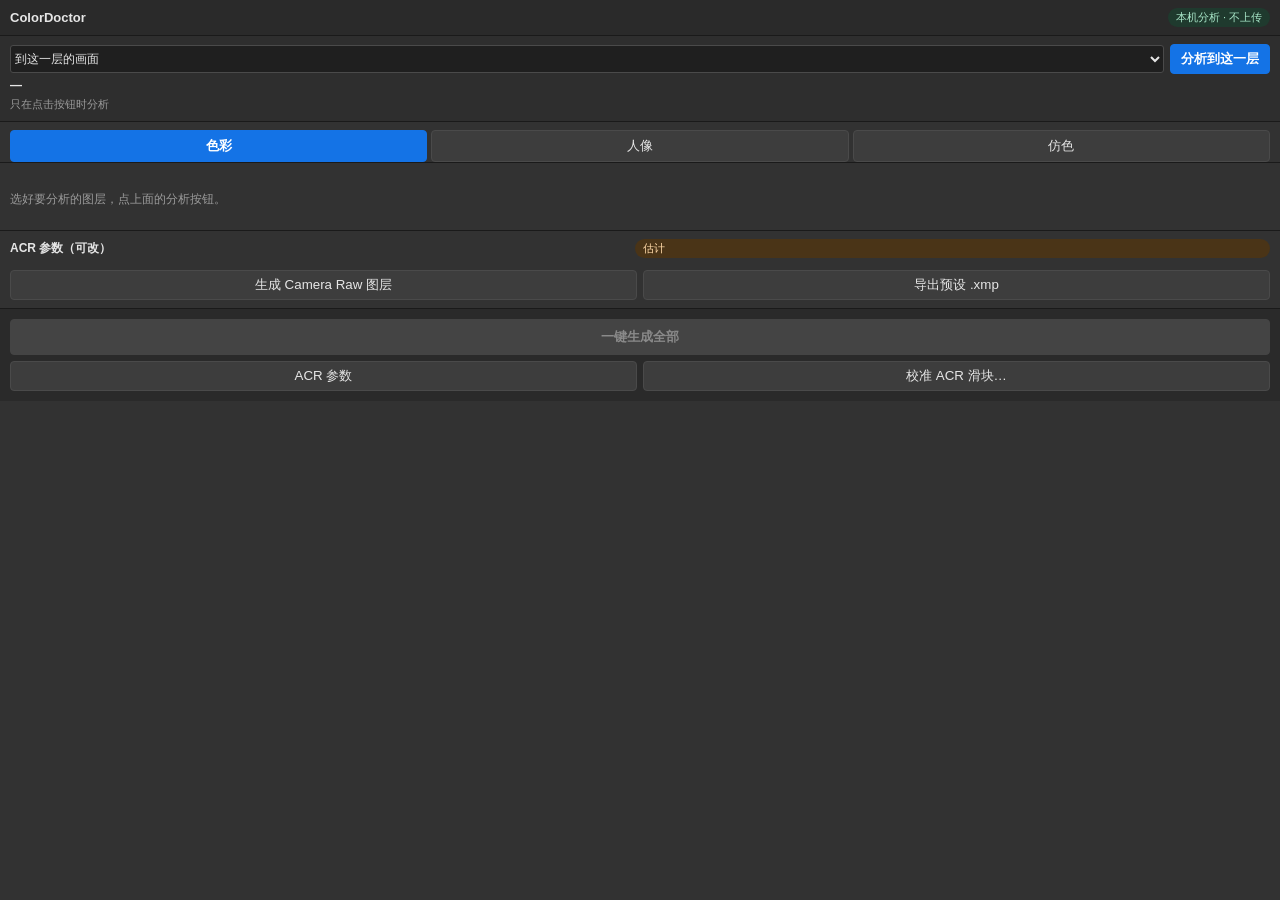
<file: photoshop-plugin/index.html>
<!DOCTYPE html>
<html lang="zh-CN">
<head>
  <meta charset="utf-8">
  <link rel="stylesheet" href="styles.css">
</head>
<body>
  <header class="top">
    <span class="brand">ColorDoctor</span>
    <span id="svc" class="chip ok">本机分析 · 不上传</span>
  </header>

  <section class="target">
    <div class="row">
      <select id="target" aria-label="分析对象">
        <option value="stack" title="从最底下到选中的图层为止叠起来看到的画面。选中的是调整图层、组、透明图层都可以；不会新建盖印图层">到这一层的画面</option>
        <option value="layer" title="只看选中图层自己的像素（例如抠出来的人像图层），透明的地方不算">只看这个图层</option>
        <option value="merged" title="所有可见图层合起来的整个画面；生成的调整图层放在最顶层">整个画面（合并可见）</option>
      </select>
      <button id="analyze" class="primary">分析到这一层</button>
    </div>
    <div id="targetName" class="strong">—</div>
    <div id="status" class="status">只在点击按钮时分析</div>
  </section>

  <nav class="cats">
    <button data-cat="color" class="cat on">色彩</button>
    <button data-cat="portrait" class="cat">人像</button>
    <button data-cat="reference" class="cat">仿色</button>
  </nav>
  <nav id="subs" class="subs"></nav>

  <section id="controls" class="controls"></section>

  <main id="results" class="results">
    <p class="hint">选好要分析的图层，点上面的分析按钮。</p>
  </main>

  <section id="acr" class="acr hidden">
    <div class="row between"><span class="strong">ACR 参数（可改）</span><span id="acrBadge" class="chip warn">估计</span></div>
    <div id="acrTable"></div>
    <div class="row">
      <button id="acrLayer">生成 Camera Raw 图层</button>
      <button id="acrExport">导出预设 .xmp</button>
    </div>
  </section>

  <footer class="bottom">
    <button id="generateAll" class="primary" disabled>一键生成全部</button>
    <div class="row">
      <button id="toggleAcr">ACR 参数</button>
      <button id="calibrate">校准 ACR 滑块…</button>
    </div>
  </footer>

  <script src="js/main.js"></script>
</body>
</html>
</file>
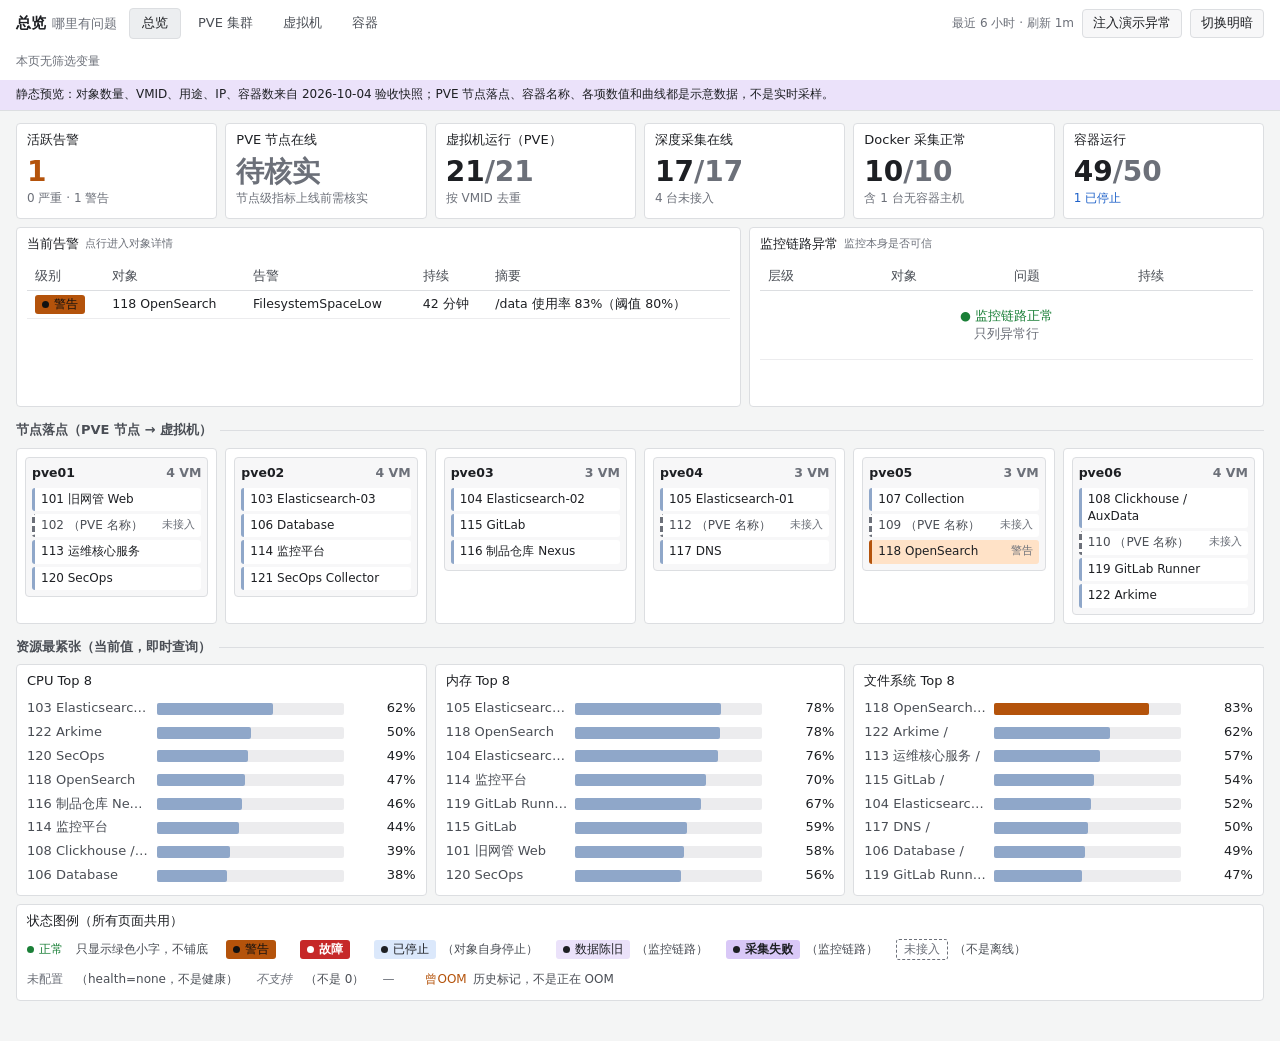
<file: docs/grafana-v2-preview.html>
<!doctype html>
<html lang="zh-CN">
<head>
<meta charset="utf-8">
<meta name="viewport" content="width=device-width, initial-scale=1">
<title>SGE 监控 v2 预览</title>
<style>
:root{
  color-scheme:dark;
  --bg:#111217; --panel:#181b1f; --panel-2:#1f2329; --border:#2a2e35; --grid:#262a30;
  --text:#e8e9ec; --text-2:#b4b7bd; --muted:#8a8f98; --link:#6ea6ff;
  --ok:#3fb950; --warn:#f0883e; --warn-bg:#7a3e10; --crit:#f25d5d; --crit-bg:#8b1e1e;
  --stop:#5c9cf5; --stop-bg:#173a66; --stale:#b48cf2; --stale-bg:#3f2a66; --fail-bg:#5b2a9e;
  --s1:#3987e5; --s2:#199e70; --s3:#9085e9; --s4:#d55181; --s5:#c98500;
  --chip:#262a30; --norm:#4f6a91; --norm-tl:#2c5a36;
}
@media (prefers-color-scheme: light){
  :root:not([data-theme="dark"]){
    color-scheme:light;
    --bg:#f4f5f5; --panel:#ffffff; --panel-2:#f7f7f8; --border:#dcdee1; --grid:#ececee;
    --text:#1d1f23; --text-2:#4a4e55; --muted:#6c7079; --link:#1f62c9;
    --ok:#1a7f37; --warn:#b4530b; --warn-bg:#ffe2c7; --crit:#c62828; --crit-bg:#ffd6d6;
    --stop:#1f62c9; --stop-bg:#dbe8fb; --stale:#6f42c1; --stale-bg:#ebe2fa; --fail-bg:#d9c8f7;
    --s1:#2a78d6; --s2:#1baf7a; --s3:#4a3aa7; --s4:#e87ba4; --s5:#eda100; --chip:#eceef0; --norm:#8fa7c9; --norm-tl:#b7dfc0;
  }
}
:root[data-theme="light"]{
  color-scheme:light;
  --bg:#f4f5f5; --panel:#ffffff; --panel-2:#f7f7f8; --border:#dcdee1; --grid:#ececee;
  --text:#1d1f23; --text-2:#4a4e55; --muted:#6c7079; --link:#1f62c9;
  --ok:#1a7f37; --warn:#b4530b; --warn-bg:#ffe2c7; --crit:#c62828; --crit-bg:#ffd6d6;
  --stop:#1f62c9; --stop-bg:#dbe8fb; --stale:#6f42c1; --stale-bg:#ebe2fa; --fail-bg:#d9c8f7;
  --s1:#2a78d6; --s2:#1baf7a; --s3:#4a3aa7; --s4:#e87ba4; --s5:#eda100; --chip:#eceef0; --norm:#8fa7c9; --norm-tl:#b7dfc0;
}
*{box-sizing:border-box}
body{margin:0;background:var(--bg);color:var(--text);font:13px/1.45 system-ui,-apple-system,"Segoe UI","PingFang SC","Microsoft YaHei",sans-serif}
a{color:var(--link);text-decoration:none;cursor:pointer}
a:hover{text-decoration:underline}
header{position:sticky;top:0;z-index:20;background:var(--panel);border-bottom:1px solid var(--border)}
.bar{display:flex;align-items:center;gap:12px;padding:8px 16px;flex-wrap:wrap}
.crumb{font-size:15px;font-weight:600}
.crumb small{color:var(--muted);font-weight:400;margin-left:6px}
.nav{display:flex;gap:4px;flex-wrap:wrap}
.nav a{padding:5px 12px;border-radius:4px;color:var(--text-2);border:1px solid transparent}
.nav a.on{background:var(--chip);color:var(--text);border-color:var(--border)}
.nav a:hover{text-decoration:none;background:var(--chip)}
.sp{flex:1}
.tools{display:flex;gap:8px;align-items:center;flex-wrap:wrap}
.btn{background:var(--panel-2);color:var(--text);border:1px solid var(--border);border-radius:4px;padding:4px 10px;font:inherit;cursor:pointer}
.btn.on{border-color:var(--crit);color:var(--crit)}
.vars{display:flex;gap:10px;padding:6px 16px 10px;flex-wrap:wrap;align-items:center}
.var{display:flex;align-items:center;border:1px solid var(--border);border-radius:4px;overflow:hidden}
.var label{background:var(--panel-2);padding:4px 8px;color:var(--text-2);border-right:1px solid var(--border)}
.var select{background:var(--panel);color:var(--text);border:0;padding:4px 8px;font:inherit}
.note{color:var(--muted);font-size:12px}
.mock{background:var(--stale-bg);color:var(--text);padding:6px 16px;font-size:12px}
main{padding:12px 16px 40px}
.grid{display:grid;grid-template-columns:repeat(24,minmax(0,1fr));gap:8px}
.p{background:var(--panel);border:1px solid var(--border);border-radius:4px;display:flex;flex-direction:column;min-width:0}
.p>h3{margin:0;padding:7px 10px 4px;font-size:13px;font-weight:500;display:flex;gap:6px;align-items:center}
.p>h3 .tag{font-size:11px;color:var(--muted);font-weight:400}
.p>.b{padding:4px 10px 10px;flex:1;min-height:0;overflow:auto}
.row{grid-column:1/-1;display:flex;align-items:center;gap:8px;margin-top:6px;color:var(--text-2);font-size:13px;font-weight:600}
.row::after{content:"";flex:1;height:1px;background:var(--border)}
@media (max-width:860px){.grid>*{grid-column:1/-1 !important}}
/* stat */
.stat{cursor:pointer}
.stat .v{font-size:28px;font-weight:600;line-height:1.1}
.stat .s{color:var(--muted);font-size:12px;margin-top:2px}
.stat:hover{border-color:var(--muted)}
.stat.bg-warn{background:var(--warn-bg)} .stat.bg-crit{background:var(--crit-bg)} .stat.bg-fail{background:var(--fail-bg)} .stat.bg-stale{background:var(--stale-bg)}
/* state pills */
.st{white-space:nowrap;font-size:12px;display:inline-flex;align-items:center;gap:5px;padding:1px 7px;border-radius:3px}
.st i{width:7px;height:7px;border-radius:50%;display:inline-block;background:currentColor}
.st-10{color:var(--ok);padding-left:0}
.st-11,.st-12,.st-13,.st-0{color:var(--muted);padding-left:0}
.st-12{font-style:italic}
.st-13{border:1px dashed var(--muted);padding-left:7px}
.st-20{background:var(--stop-bg);color:var(--text)}
.st-30{background:var(--stale-bg);color:var(--text)}
.st-40{background:var(--warn);color:#111}
.st-50{background:var(--fail-bg);color:var(--text);font-weight:600}
.st-60{background:var(--crit);color:#fff;font-weight:600}
.oom{color:var(--warn);font-size:12px}
/* table */
table{width:100%;border-collapse:collapse;font-size:12.5px}
th{position:sticky;top:0;background:var(--panel);text-align:left;font-weight:500;color:var(--text-2);padding:5px 8px;border-bottom:1px solid var(--border);white-space:nowrap}
td{padding:4px 8px;border-bottom:1px solid var(--grid);white-space:nowrap}
tr.click{cursor:pointer}
tr.click:hover td{background:var(--panel-2)}
td.num,th.num{text-align:right;font-variant-numeric:tabular-nums}
.na{color:var(--muted)}
.na.i{font-style:italic}
.gauge{display:flex;align-items:center;gap:6px;min-width:110px}
.gauge .t{flex:1;height:6px;background:var(--grid);border-radius:3px;overflow:hidden;min-width:50px}
.gauge .f{height:100%;border-radius:3px;background:var(--norm)}
.gauge .f.w{background:var(--warn)} .gauge .f.c{background:var(--crit)}
.gauge span{font-variant-numeric:tabular-nums;width:34px;text-align:right}
/* bar gauge list */
.bars{display:flex;flex-direction:column;gap:5px}
.bars .r{display:grid;grid-template-columns:minmax(0,1.3fr) minmax(0,2fr) 64px;gap:8px;align-items:center;cursor:pointer}
.bars .r .n{overflow:hidden;text-overflow:ellipsis;white-space:nowrap;color:var(--text-2)}
.bars .r .t{height:12px;background:var(--grid);border-radius:2px;overflow:hidden}
.bars .r .f{height:100%;background:var(--norm);border-radius:0 2px 2px 0}
.bars .r .f.w{background:var(--warn)}.bars .r .f.c{background:var(--crit)}
.bars .r .v{text-align:right;font-variant-numeric:tabular-nums}
/* node map */
.node{border:1px solid var(--border);border-radius:4px;padding:6px;background:var(--panel-2);cursor:pointer}
.node h4{margin:0 0 6px;font-size:12.5px;display:flex;justify-content:space-between;font-weight:600}
.chips{display:flex;flex-direction:column;gap:3px}
.vchip{display:flex;justify-content:space-between;gap:4px;font-size:12px;padding:3px 6px;border-radius:3px;background:var(--panel);border-left:3px solid var(--norm);cursor:pointer}
.vchip:hover{outline:1px solid var(--muted)}
.vchip.c13{border-left:3px dashed var(--muted);color:var(--text-2)}
.vchip.c20{border-left-color:var(--stop);background:var(--stop-bg)}
.vchip.c40{border-left-color:var(--warn);background:var(--warn-bg)}
.vchip.c50{border-left-color:var(--stale);background:var(--fail-bg)}
.vchip.c60{border-left-color:var(--crit);background:var(--crit-bg)}
.vchip em{font-style:normal;color:var(--muted);font-size:11px}
/* legend */
.legend{display:flex;flex-wrap:wrap;gap:10px 18px}
.legend div{display:flex;align-items:center;gap:6px;font-size:12px;color:var(--text-2)}
/* chart */
.chart{position:relative;height:var(--ch,180px)}
.chart svg{width:100%;height:100%;display:block}
.chart .tip{position:absolute;pointer-events:none;background:var(--panel-2);border:1px solid var(--border);border-radius:4px;padding:5px 8px;font-size:12px;display:none;z-index:5;white-space:nowrap;box-shadow:0 4px 12px rgba(0,0,0,.25)}
.chart .tip b{display:block;color:var(--text-2);font-weight:500;margin-bottom:2px}
.chart .tip .k{display:inline-block;width:10px;height:2px;vertical-align:middle;margin-right:5px}
.lg{display:flex;flex-wrap:wrap;gap:4px 12px;font-size:11.5px;color:var(--text-2);padding-top:4px}
.lg span::before{content:"";display:inline-block;width:12px;height:2px;background:var(--c);vertical-align:middle;margin-right:5px}
.empty{height:100%;min-height:120px;display:flex;align-items:center;justify-content:center;color:var(--muted);text-align:center;padding:10px}
.empty.i{font-style:italic}
.banner{grid-column:1/-1;border:1px dashed var(--muted);border-radius:4px;padding:8px 12px;color:var(--text-2);background:var(--panel)}
/* timeline */
.tl{display:grid;grid-template-columns:120px 1fr;gap:3px 8px;align-items:center;font-size:12px}
.tl .lane{display:flex;height:14px;border-radius:2px;overflow:hidden;gap:1px}
.tl .lane div{height:100%}
.kv{display:grid;grid-template-columns:auto 1fr;gap:3px 12px;font-size:12.5px}
.kv span:nth-child(odd){color:var(--muted)}
</style>
</head>
<body>
<header>
  <div class="bar">
    <div class="crumb" id="crumb">SGE 运维监控 v2</div>
    <nav class="nav" id="nav">
      <a data-r="home">总览</a><a data-r="pve">PVE 集群</a><a data-r="vms">虚拟机</a><a data-r="docker">容器</a>
    </nav>
    <div class="sp"></div>
    <div class="tools">
      <span class="note" id="trange">最近 6 小时 · 刷新 1m</span>
      <button class="btn" id="demo" title="把部分对象切换成异常状态，演示各种异常的显示效果">注入演示异常</button>
      <button class="btn" id="theme">切换明暗</button>
    </div>
  </div>
  <div class="vars" id="vars"></div>
  <div class="mock">静态预览：对象数量、VMID、用途、IP、容器数来自 2026-10-04 验收快照；PVE 节点落点、容器名称、各项数值和曲线都是示意数据，不是实时采样。</div>
</header>
<main id="main"></main>

<script>
// ---------- seeded random ----------
let seed=7;function rnd(){seed=(seed*16807)%2147483647;return (seed-1)/2147483646}
function rs(s){seed=s}
const $=s=>document.querySelector(s);
const esc=s=>String(s).replace(/[&<>"]/g,c=>({"&":"&amp;","<":"&lt;",">":"&gt;",'"':"&quot;"}[c]));

// ---------- inventory (snapshot) ----------
const VM_INFO={
101:["旧网管 Web","172.30.242.14","legacy"],103:["Elasticsearch-03","172.30.242.13","legacy"],104:["Elasticsearch-02","172.30.242.12","legacy"],
105:["Elasticsearch-01","172.30.242.11","legacy"],106:["Database","172.30.242.15","legacy"],107:["Collection","172.30.242.17","legacy"],
108:["Clickhouse / AuxData","172.30.242.16","legacy"],113:["运维核心服务","172.30.246.201","platform"],114:["监控平台","172.30.246.202","platform"],
115:["GitLab","172.30.246.203","platform"],116:["制品仓库 Nexus","172.30.246.204","platform"],117:["DNS","172.30.246.205","platform"],
118:["OpenSearch","172.30.246.207","platform"],119:["GitLab Runner","172.30.246.208","platform"],120:["SecOps","172.30.246.209","platform"],
121:["SecOps Collector","172.30.246.210","platform"],122:["Arkime","172.30.246.211","platform"]};
const ALL_IDS=[101,102,103,104,105,106,107,108,109,110,112,113,114,115,116,117,118,119,120,121,122];
const NODES=["pve01","pve02","pve03","pve04","pve05","pve06"];
const NODE_OF={101:"pve01",102:"pve01",103:"pve02",104:"pve03",105:"pve04",106:"pve02",107:"pve05",108:"pve06",109:"pve05",110:"pve06",112:"pve04",
113:"pve01",114:"pve02",115:"pve03",116:"pve03",117:"pve04",118:"pve05",119:"pve06",120:"pve01",121:"pve02",122:"pve06"};
const DOCKER_HOSTS={101:22,103:3,104:3,105:3,106:4,107:7,108:5,113:2,117:1,119:0};
const NET_UNSUPPORTED=new Set([101,103,104,105,106,107,108]);
const CT_NAMES={
101:["nms-web","nms-api","nms-auth","nms-gateway","nms-scheduler","nms-worker-1","nms-worker-2","nms-worker-3","nms-report","nms-alarm","nms-topo","nms-config","nms-inventory","nms-notify","nms-ws","nms-cache","nms-mq","nms-search","nms-export","nms-import","nms-audit","nms-nginx"],
103:["elasticsearch","es-exporter","filebeat"],104:["elasticsearch","es-exporter","filebeat"],105:["elasticsearch","es-exporter","filebeat"],
106:["mysql","redis","pgbouncer","backup-agent"],107:["collector-snmp","collector-syslog","collector-flow","collector-trap","kafka","zookeeper","collector-legacy"],
108:["clickhouse","clickhouse-keeper","auxdata-api","auxdata-etl","nginx"],113:["ops-api","ops-web"],117:["bind9"],119:[]};

const VMS=ALL_IDS.map(id=>{
  rs(id*31);
  const info=VM_INFO[id]; const deep=!!info;
  const vm={id,name:info?info[0]:"（PVE 名称）",ip:info?info[1]:"—",group:info?info[2]:"—",node:NODE_OF[id],deep,
    cores:[2,4,8,16][Math.floor(rnd()*4)],memG:[4,8,16,32,64][Math.floor(rnd()*5)],
    pveCpu:.05+rnd()*.45,pveMem:.3+rnd()*.5,cpu:.04+rnd()*.5,mem:.3+rnd()*.5,
    fs:[{m:"/",size:50,u:.25+rnd()*.4,ino:.03+rnd()*.15},{m:"/data",size:[200,500,1000][Math.floor(rnd()*3)],u:.2+rnd()*.5,ino:.02+rnd()*.2},{m:"/boot",size:1,u:.2+rnd()*.15,ino:.01}],
    rx:rnd()*60e6,tx:rnd()*20e6,dw:rnd()*30e6,uptimeD:3+Math.floor(rnd()*80)};
  return vm;
});
const VM=Object.fromEntries(VMS.map(v=>[v.id,v]));
VM[118].fs[1].u=.83; VM[105].mem=.78; VM[103].cpu=.62;

let CTS=[];
for(const [h,names] of Object.entries(CT_NAMES)){
  names.forEach((n,i)=>{rs(+h*100+i+3);
    CTS.push({host:+h,name:n,running:!(h==107&&n==="collector-legacy"),health:(n==="elasticsearch"||n==="mysql"||n==="clickhouse"||n==="nms-api")?"healthy":"none",
      restarts:Math.floor(rnd()*rnd()*6),restartsWin:0,cpu:rnd()*rnd()*.6,memB:(50+rnd()*900)*2**20,pids:3+Math.floor(rnd()*60),
      rx:rnd()*8e6,tx:rnd()*4e6,bio:rnd()*5e6,oom:(h==101&&n==="nms-report"),limitB:n==="elasticsearch"?8*2**30:(rnd()<.4?2*2**30:null)});
  });
}
CTS.find(c=>c.name==="elasticsearch"&&c.host==103).memB=5.6*2**30;
{const w=CTS.find(c=>c.name==="nms-worker-2");w.restartsWin=1;w.restarts=Math.max(w.restarts,1);}

// ---------- demo anomalies ----------
let DEMO=false;
function upOf(v){ if(!v.deep) return null; return DEMO&&v.id===121?0:1 }
function pveUp(v){ return DEMO&&v.id===110?0:1 }
function dockerState(h){ if(DEMO&&h==119) return 30; if(DEMO&&h==113) return 50; return 10 }
function dockerAge(h){ return dockerState(h)===30?420:8+((h*7)%20) }
function alerts(){
  const a=[{sev:"warning",name:"FilesystemSpaceLow",vmid:118,obj:"118 OpenSearch",summary:"/data 使用率 83%（阈值 80%）",since:"42 分钟"}];
  if(DEMO){a.unshift({sev:"critical",name:"TargetDown",vmid:121,obj:"121 SecOps Collector",summary:"node_exporter 抓取失败",since:"6 分钟"});
    a.push({sev:"warning",name:"ContainerRestarting",vmid:101,ct:"nms-worker-2",obj:"nms-worker-2 @ 101 旧网管 Web",summary:"30 分钟内重启 1 次",since:"18 分钟"});}
  return a;
}
function vmState(v){
  const al=alerts().filter(a=>a.vmid===v.id);
  if(al.some(a=>a.sev==="critical")) return 60;
  if(upOf(v)===0) return 50;
  if(al.some(a=>a.sev==="warning")) return 40;
  if(!pveUp(v)) return 20;
  return 10;
}
function deepState(v){ const u=upOf(v); return u===null?13:(u?10:50) }

// ---------- formatting ----------
const ST_TXT={0:"—",10:"正常",11:"未配置",12:"不支持",13:"未接入",20:"已停止",30:"数据陈旧",40:"警告",50:"采集失败",60:"故障"};
function st(code,txt){return `<span class="st st-${code}">${code>=10&&code!==11&&code!==12&&code!==13||code===10?"<i></i>":""}${esc(txt||ST_TXT[code])}</span>`}
const pct=x=>Math.round(x*100)+"%";
function lvl(x,w=.8,c=.9){return x>=c?"c":x>=w?"w":""}
function gauge(x,w,c){return `<div class="gauge"><div class="t"><div class="f ${lvl(x,w,c)}" style="width:${Math.min(100,x*100)}%"></div></div><span>${pct(x)}</span></div>`}
function bits(b){b*=8;const u=["b/s","Kb/s","Mb/s","Gb/s"];let i=0;while(b>=1000&&i<3){b/=1000;i++}return b.toFixed(b<10?1:0)+" "+u[i]}
function bytesps(b){const u=["B/s","KB/s","MB/s","GB/s"];let i=0;while(b>=1024&&i<3){b/=1024;i++}return b.toFixed(b<10?1:0)+" "+u[i]}
function iec(b){const u=["B","KiB","MiB","GiB","TiB"];let i=0;while(b>=1024&&i<4){b/=1024;i++}return b.toFixed(b<10?1:0)+" "+u[i]}
const vmLabel=v=>`${v.id} ${v.name}`;
const NA=t=>`<span class="na">${t}</span>`, NAi=t=>`<span class="na i">${t}</span>`;

// ---------- layout helpers ----------
function P(x,w,h,title,body,opt={}){
  return `<section class="p ${opt.cls||""}" style="grid-column:${x+1}/span ${w};min-height:${h*30}px;--ch:${Math.max(120,h*30-72)}px" ${opt.attr||""}>
    ${title?`<h3>${esc(title)}${opt.tag?`<span class="tag">${esc(opt.tag)}</span>`:""}</h3>`:""}<div class="b">${body}</div></section>`;
}
function Row(t){return `<div class="row">${esc(t)}</div>`}
function stat(x,w,title,v,sub,cls,go){
  return `<section class="p stat ${cls||""}" style="grid-column:${x+1}/span ${w};min-height:96px" data-go="${go||""}"><h3>${esc(title)}</h3><div class="b"><div class="v">${v}</div><div class="s">${sub||""}</div></div></section>`;
}
function table(cols,rows,opt={}){
  return `<table><thead><tr>${cols.map(c=>`<th class="${c.num?"num":""}">${esc(c.t)}</th>`).join("")}</tr></thead><tbody>${
    rows.length?rows.map(r=>`<tr class="${r.go?"click":""}" ${r.go?`data-go="${r.go}"`:""}>${r.c.map((v,i)=>`<td class="${cols[i].num?"num":""}">${v}</td>`).join("")}</tr>`).join("")
    :`<tr><td colspan="${cols.length}" class="na" style="padding:16px;text-align:center">${opt.empty||"无数据"}</td></tr>`}</tbody></table>`;
}
function bars(items,w=.8,c=.9){
  return `<div class="bars">${items.map(i=>`<div class="r" data-go="${i.go||""}"><div class="n" title="${esc(i.n)}">${esc(i.n)}</div><div class="t"><div class="f ${i.lvl!==undefined?i.lvl:lvl(i.v,w,c)}" style="width:${Math.min(100,i.p!==undefined?i.p*100:i.v*100)}%"></div></div><div class="v">${i.txt||pct(i.v)}</div></div>`).join("")}</div>`;
}

// ---------- charts ----------
const CHARTS=[];let cid=0;
function series(base,amp,n=72,s=1){rs(s);let v=base;const out=[];for(let i=0;i<n;i++){v+= (rnd()-.5)*amp; v=Math.max(0,v*.9+base*.1); out.push(v)}return out}
function chart(spec){const id="c"+(cid++);CHARTS.push([id,spec]);
  return `<div class="chart" id="${id}"></div><div class="lg">${spec.series.length>1?spec.series.map((s,i)=>`<span style="--c:var(--s${i%5+1})">${esc(s.name)}</span>`).join(""):""}</div>`}
function drawCharts(){
  for(const [id,spec] of CHARTS){
    const el=document.getElementById(id); if(!el) continue;
    const W=el.clientWidth||400,H=el.clientHeight||180,pl=56,pr=8,pt=8,pb=20;
    const n=spec.series[0].data.length;
    let ys=spec.series.map(s=>s.data);
    if(spec.stack){const acc=new Array(n).fill(0);ys=spec.series.map(s=>s.data.map((v,i)=>acc[i]+=v));}
    let max=spec.max||Math.max(...ys.flat().filter(Number.isFinite),spec.ref||0)*1.15||1;
    const X=i=>pl+(W-pl-pr)*i/(n-1),Y=v=>pt+(H-pt-pb)*(1-v/max);
    const fmt=spec.fmt||(v=>v.toFixed(1));
    let g="";
    for(let k=0;k<=4;k++){const v=max*k/4,y=Y(v);g+=`<line x1="${pl}" x2="${W-pr}" y1="${y}" y2="${y}" stroke="var(--grid)"/><text x="${pl-6}" y="${y+4}" text-anchor="end" font-size="10.5" fill="var(--muted)">${fmt(v)}</text>`}
    const stepMin=(spec.hours||24)*60/(n-1),now=Date.now();
    for(let k=0;k<=6;k++){const i=Math.round((n-1)*k/6);const t=new Date(now-(n-1-i)*stepMin*60000);g+=`<text x="${X(i)}" y="${H-5}" text-anchor="${k===0?"start":k===6?"end":"middle"}" font-size="10.5" fill="var(--muted)">${String(t.getHours()).padStart(2,"0")}:${String(t.getMinutes()).padStart(2,"0")}</text>`}
    let lines="";
    ys.forEach((d,si)=>{
      const path=d.map((v,i)=>Number.isFinite(v)?`${i&&Number.isFinite(d[i-1])?"L":"M"}${X(i).toFixed(1)},${Y(v).toFixed(1)}`:"").join("");
      if(spec.stack){const prev=si?ys[si-1]:null;const last=d.reduce((a,v,i)=>Number.isFinite(v)?i:a,0);
        const top=d.slice(0,last+1).map((v,i)=>`${X(i).toFixed(1)},${Y(v).toFixed(1)}`);
        const bot=prev?prev.slice(0,last+1).map((v,i)=>`${X(i).toFixed(1)},${Y(v).toFixed(1)}`).reverse():[`${X(last)},${Y(0)}`,`${X(0)},${Y(0)}`];
        lines+=`<polygon points="${top.concat(bot).join(" ")}" fill="var(--s${si%5+1})" opacity=".35"/>`}
      lines+=`<path d="${path}" fill="none" stroke="var(--s${si%5+1})" stroke-width="2" stroke-linejoin="round"/>`});
    if(spec.ref) lines+=`<line x1="${pl}" x2="${W-pr}" y1="${Y(spec.ref)}" y2="${Y(spec.ref)}" stroke="var(--muted)" stroke-dasharray="4 4"/><text x="${W-pr-4}" y="${Y(spec.ref)-4}" text-anchor="end" font-size="10.5" fill="var(--muted)">${esc(spec.refName)}</text>`;
    el.innerHTML=`<svg viewBox="0 0 ${W} ${H}" preserveAspectRatio="none">${g}${lines}<line class="xh" y1="${pt}" y2="${H-pb}" stroke="var(--muted)" visibility="hidden"/><g class="dots"></g></svg><div class="tip"></div>`;
    const svg=el.querySelector("svg"),tip=el.querySelector(".tip"),xh=el.querySelector(".xh"),dots=el.querySelector(".dots");
    el.onmousemove=e=>{const r=svg.getBoundingClientRect();const x=(e.clientX-r.left)*W/r.width;let i=Math.round((x-pl)/(W-pl-pr)*(n-1));if(i<0||i>=n){el.onmouseleave();return}
      xh.setAttribute("x1",X(i));xh.setAttribute("x2",X(i));xh.setAttribute("visibility","visible");
      dots.innerHTML=ys.map((d,si)=>!Number.isFinite(d[i])?"":`<circle cx="${X(i)}" cy="${Y(d[i])}" r="4" fill="var(--s${si%5+1})" stroke="var(--panel)" stroke-width="2"/>`).join("");
      const mins=(n-1-i)*stepMin;const t=new Date(Date.now()-mins*60000);
      tip.innerHTML=`<b>${t.getHours().toString().padStart(2,"0")}:${t.getMinutes().toString().padStart(2,"0")}</b>`+spec.series.map((s,si)=>`<div><span class="k" style="background:var(--s${si%5+1})"></span>${esc(s.name)}：${Number.isFinite(s.data[i])?fmt(s.data[i]):"无数据"}</div>`).join("");
      tip.style.display="block";const tx=(e.clientX-r.left)+14;tip.style.left=Math.min(tx,r.width-tip.offsetWidth-4)+"px";tip.style.top="8px"};
    el.onmouseleave=()=>{tip.style.display="none";xh.setAttribute("visibility","hidden");dots.innerHTML=""};
  }
}
window.addEventListener("resize",()=>drawCharts());

// ---------- routing ----------
const STATE={node:"All",group:"All",dhost:"All"};
function go(h){location.hash=h}
function route(){
  const h=location.hash.slice(1)||"home";const [p,a,b]=h.split("/");
  CHARTS.length=0;
  document.querySelectorAll("#nav a").forEach(x=>x.classList.toggle("on",x.dataset.r===p||(p==="vm"&&x.dataset.r==="vms")||(p==="ct"&&x.dataset.r==="docker")));
  const pages={home:pHome,pve:pPve,vms:pVms,docker:pDocker,vm:()=>pVm(+a||114),ct:()=>pCt(+a||101,b?decodeURIComponent(b):null)};
  (pages[p]||pHome)();
  drawCharts();window.scrollTo(0,0);
}
function setHead(title,sub,vars,range){
  $("#crumb").innerHTML=`${esc(title)}<small>${esc(sub)}</small>`;
  $("#vars").innerHTML=vars||`<span class="note">本页无筛选变量</span>`;
  $("#trange").textContent=range||"最近 6 小时 · 刷新 1m";
}
function sel(name,label,opts,cur){return `<div class="var"><label>${esc(label)}</label><select data-var="${name}">${opts.map(o=>`<option value="${esc(o[0])}" ${String(o[0])===String(cur)?"selected":""}>${esc(o[1])}</option>`).join("")}</select></div>`}

document.addEventListener("click",e=>{
  const n=e.target.closest("[data-r]");if(n){go(n.dataset.r);return}
  const t=e.target.closest("[data-go]");if(t&&t.dataset.go){e.stopPropagation();go(t.dataset.go)}
});
document.addEventListener("change",e=>{const s=e.target.closest("[data-var]");if(!s)return;const k=s.dataset.var,v=s.value;
  if(k==="vmid") go("vm/"+v); else if(k==="cthost"){const c=CTS.find(c=>c.host==v);go("ct/"+v+(c?"/"+encodeURIComponent(c.name):""))}
  else if(k==="ctname") go("ct/"+s.dataset.host+"/"+encodeURIComponent(v)); else {STATE[k]=v;route()}});
$("#demo").onclick=()=>{DEMO=!DEMO;$("#demo").classList.toggle("on",DEMO);$("#demo").textContent=DEMO?"演示异常：开":"注入演示异常";route()};
$("#theme").onclick=()=>{const cur=document.documentElement.dataset.theme||(matchMedia("(prefers-color-scheme: light)").matches?"light":"dark");document.documentElement.dataset.theme=cur==="dark"?"light":"dark";drawCharts()};
window.addEventListener("hashchange",route);

// ---------- derived ----------
function ctState(c){ if(dockerState(c.host)===30) return 30; if(dockerState(c.host)===50) return 50; return c.running?10:20 }
function ctSev(c){const s=ctState(c);return s+(c.health==="unhealthy"?45:0)+(c.restartsWin?25:0)+(c.oom?1:0)}
function hostCts(h){return CTS.filter(c=>c.host==h)}
function legend(){
  const items=[[10,"正常：只显示绿色小字，不铺底"],[40,"警告"],[60,"故障/严重"],[20,"已停止（对象自身停止）"],[30,"数据陈旧（监控链路）"],[50,"采集失败（监控链路）"],[13,"未接入（不是离线）"],[11,"未配置（health=none，不是健康）"],[12,"不支持（不是 0）"],[0,"无数据"]];
  return `<div class="legend">${items.map(([c,t])=>`<div>${st(c)}<span>${esc(t.split("：")[1]||t.replace(/^[^（]*/,""))}</span></div>`).join("")}<div><span class="oom">曾OOM</span><span>历史标记，不是正在 OOM</span></div></div>`;
}

// ================= ① 总览 =================
function pHome(){
  setHead("总览","哪里有问题");
  const al=alerts(),crit=al.filter(a=>a.sev==="critical").length,warn=al.length-crit;
  const running=VMS.filter(pveUp).length, deep=VMS.filter(v=>v.deep),deepUp=deep.filter(v=>upOf(v)===1).length;
  const dh=Object.keys(DOCKER_HOSTS),dhOk=dh.filter(h=>dockerState(h)===10).length;
  const ctRun=CTS.filter(c=>c.running).length;
  let html=`<div class="grid">`;
  html+=stat(0,4,"活跃告警",al.length?`<span style="color:${crit?"var(--crit)":"var(--warn)"}">${al.length}</span>`:NA("无"),`${crit} 严重 · ${warn} 警告`,crit?"bg-crit":"","home");
  html+=stat(4,4,"PVE 节点在线",NA("待核实"),"节点级指标上线前需核实","","pve");
  html+=stat(8,4,"虚拟机运行（PVE）",`${running}<span class="na">/21</span>`,running<21?`<span style="color:var(--stop)">${21-running} 已停止</span>`:"按 VMID 去重","","vms");
  html+=stat(12,4,"深度采集在线",`${deepUp}<span class="na">/17</span>`,`${deepUp<17?`<span style="color:var(--stale)">${17-deepUp} 采集失败</span> · `:""}4 台未接入`,deepUp<17?"bg-fail":"","vms");
  html+=stat(16,4,"Docker 采集正常",`${dhOk}<span class="na">/10</span>`,dhOk<10?`<span style="color:var(--stale)">${10-dhOk} 台陈旧/失败</span>`:"含 1 台无容器主机","", "docker");
  html+=stat(20,4,"容器运行",`${ctRun}<span class="na">/50</span>`,`<span style="color:var(--stop)">${50-ctRun} 已停止</span>`,"","docker");
  html+=P(0,14,6,"当前告警",table([{t:"级别"},{t:"对象"},{t:"告警"},{t:"持续"},{t:"摘要"}],
    al.map(a=>({go:a.ct?`ct/${a.vmid}/${a.ct}`:`vm/${a.vmid}`,c:[st(a.sev==="critical"?60:40,a.sev==="critical"?"严重":"警告"),esc(a.obj),esc(a.name),a.since,esc(a.summary)]})),{empty:"当前没有告警"}),{tag:"点行进入对象详情"});
  const mon=[];
  VMS.filter(v=>upOf(v)===0).forEach(v=>mon.push({go:"vm/"+v.id,c:["虚拟机",vmLabel(v),st(50,"node_exporter 采集失败"),"6 分钟"]}));
  dh.filter(h=>dockerState(h)!==10).forEach(h=>mon.push({go:"docker",c:["Docker",vmLabel(VM[h]),st(dockerState(h),dockerState(h)===30?`数据陈旧 ${Math.round(dockerAge(h)/60)} 分钟`:"Docker 采集失败"),"—"]}));
  html+=P(14,10,6,"监控链路异常",table([{t:"层级"},{t:"对象"},{t:"问题"},{t:"持续"}],mon,{empty:`<span style="color:var(--ok)">● 监控链路正常</span><br><span class="na">只列异常行</span>`}),{tag:"监控本身是否可信"});
  html+=Row("节点落点（PVE 节点 → 虚拟机）");
  NODES.forEach((n,i)=>{const vs=VMS.filter(v=>v.node===n);
    html+=`<section class="p" style="grid-column:${i*4+1}/span 4"><div class="b" style="padding:8px"><div class="node" data-go="pve"><h4><span>${n}</span><span class="na">${vs.length} VM</span></h4><div class="chips">${
      vs.map(v=>{const s=vmState(v);const c=!v.deep&&s===10?13:s;return `<div class="vchip c${c}" data-go="vm/${v.id}" title="${esc(vmLabel(v))}"><span>${v.id} ${esc(v.name)}</span><em>${c===13?"未接入":c===10?"":ST_TXT[s]}</em></div>`}).join("")}</div></div></div></section>`});
  html+=Row("资源最紧张（当前值，即时查询）");
  const deepVms=VMS.filter(v=>v.deep);
  html+=P(0,8,7,"CPU Top 8",bars(deepVms.slice().sort((a,b)=>b.cpu-a.cpu).slice(0,8).map(v=>({n:vmLabel(v),v:v.cpu,go:"vm/"+v.id}))));
  html+=P(8,8,7,"内存 Top 8",bars(deepVms.slice().sort((a,b)=>b.mem-a.mem).slice(0,8).map(v=>({n:vmLabel(v),v:v.mem,go:"vm/"+v.id})),.85,.95));
  const fsAll=deepVms.flatMap(v=>v.fs.filter(f=>f.m!=="/boot").map(f=>({n:`${v.id} ${v.name} ${f.m}`,v:f.u,go:"vm/"+v.id})));
  html+=P(16,8,7,"文件系统 Top 8",bars(fsAll.sort((a,b)=>b.v-a.v).slice(0,8)));
  html+=P(0,24,3,"状态图例（所有页面共用）",legend());
  $("#main").innerHTML=html+`</div>`;
}

// ================= ② PVE =================
function pPve(){
  setHead("PVE 集群","宿主机健康、容量、虚拟机落点",sel("node","节点",[["All","All"],...NODES.map(n=>[n,n])],STATE.node));
  const nodes=STATE.node==="All"?NODES:[STATE.node];
  let html=`<div class="grid"><div class="banner">节点级 CPU / 内存 / 存储指标还没核实（需确认 <code>pve_*{id=~"node/.*"}</code> 是否存在）。核实前这一排显示“待核实”，不画假数据。</div>`;
  NODES.forEach((n,i)=>{const vs=VMS.filter(v=>v.node===n);
    html+=`<section class="p stat" style="grid-column:${i*4+1}/span 4;${STATE.node!=="All"&&STATE.node!==n?"opacity:.45":""}" data-go=""><h3>${n}</h3><div class="b"><div class="kv"><span>在线</span><span class="na">待核实</span><span>CPU</span><span class="na">待核实</span><span>内存</span><span class="na">待核实</span><span>VM</span><span>${vs.length} 台（${vs.filter(pveUp).length} 运行）</span></div></div></section>`});
  const rows=VMS.filter(v=>nodes.includes(v.node)).sort((a,b)=>a.node.localeCompare(b.node)||a.id-b.id).map(v=>{const ct=DOCKER_HOSTS[v.id];
    return {go:"vm/"+v.id,c:[v.node,`<b>${v.id}</b> ${esc(v.name)}`,pveUp(v)?st(10,"运行中"):st(20),`${v.cores}`,iec(v.memG*2**30),pveUp(v)?gauge(v.pveCpu):NA("—"),pveUp(v)?gauge(v.pveMem,.85,.95):NA("—"),st(deepState(v),deepState(v)===10?"在线":undefined),ct===undefined?NA("未采集"):ct===0?NA("0/0"):`${hostCts(v.id).filter(c=>c.running).length}/${ct}`]}});
  html+=P(0,16,13,`虚拟机落点（${rows.length} 台）`,table([{t:"节点"},{t:"VM"},{t:"PVE 状态"},{t:"vCPU",num:1},{t:"内存分配",num:1},{t:"CPU(PVE)"},{t:"内存(PVE)"},{t:"深度采集"},{t:"容器"}],rows),{tag:"点行进入虚拟机详情"});
  const alloc=NODES.map(n=>({n,g:VMS.filter(v=>v.node===n).reduce((s,v)=>s+v.memG,0)}));const mx=Math.max(...alloc.map(a=>a.g));
  html+=P(16,8,13,"各节点已分配给 VM 的内存",bars(alloc.map(a=>({n:a.n,p:a.g/mx,v:0,lvl:"",txt:a.g+" GiB",go:""})))+`<p class="note" style="margin-top:12px">分子（VM 内存分配之和）已验证可用；分母（节点物理内存）待核实，核实后改成“分配率”并加阈值色。</p>`);
  html+=Row("▾ 数据口径与去重校验");
  html+=stat(0,8,"原始 VM 序列数","126","6 个抓取目标 × 21（重复返回）","","");
  html+=stat(8,8,"按 id 去重后","21","应等于 21；不等说明迁移中或去重失败","","");
  html+=stat(16,8,"PVE 抓取目标","6","每个目标都返回整个集群","","");
  $("#main").innerHTML=html+`</div>`;
}

// ================= ③ 虚拟机清单 =================
function pVms(){
  setHead("虚拟机","21 台，一台一行",sel("group","分组",[["All","All"],["legacy","legacy（老网管）"],["platform","platform"]],STATE.group)+`<span class="note">表格本身就是选择器：点行进入详情</span>`);
  const list=VMS.filter(v=>STATE.group==="All"||v.group===STATE.group);
  const deep=VMS.filter(v=>v.deep),up=deep.filter(v=>upOf(v)===1).length,fail=deep.length-up;
  const withAl=new Set(alerts().map(a=>a.vmid)).size;
  let html=`<div class="grid">`;
  html+=stat(0,5,"PVE 运行",`${VMS.filter(pveUp).length}<span class="na">/21</span>`,"","","");
  html+=stat(5,5,"深度采集在线",`${up}<span class="na">/17</span>`,"","","");
  html+=stat(10,5,"采集失败",fail?`<span style="color:var(--stale)">${fail}</span>`:NA("0"),"已接入但抓不到",fail?"bg-fail":"","");
  html+=stat(15,4,"未接入",NA("4"),"102 · 109 · 110 · 112","","");
  html+=stat(19,5,"有告警的 VM",withAl?`<span style="color:var(--warn)">${withAl}</span>`:NA("0"),"","","");
  const rows=list.map(v=>{const s=vmState(v),ds=deepState(v),ok=ds===10,ct=DOCKER_HOSTS[v.id];
    const worst=v.fs.reduce((a,f)=>f.u>a.u?f:a);const ino=Math.max(...v.fs.map(f=>f.ino));
    const nd=ds===13?NA("未接入"):ds===50?NA("—"):null;
    return {sev:s,id:v.id,go:"vm/"+v.id,c:[st(s,s===10?"正常":undefined),`<b>${v.id}</b> ${esc(v.name)}`,v.ip,`<a data-go="pve">${v.node}</a>`,st(ds,ok?"在线":undefined),
      pveUp(v)?gauge(v.pveCpu):NA("—"),pveUp(v)?gauge(v.pveMem,.85,.95):NA("—"),nd||`<div style="display:flex;gap:6px;align-items:center"><span style="min-width:40px">${worst.m}</span>${gauge(worst.u)}</div>`,nd||`<span style="color:${ino>=.8?"var(--warn)":"inherit"}">${pct(ino)}</span>`,
      nd||`${bits(v.rx)} / ${bits(v.tx)}`,nd||bytesps(v.dw),ct===undefined?NA("未采集"):ct===0?NA("无容器"):`${hostCts(v.id).filter(c=>c.running).length}/${ct}`]}}).sort((a,b)=>b.sev-a.sev||a.id-b.id);
  html+=P(0,24,16,"虚拟机清单",table([{t:"状态"},{t:"VM"},{t:"IP"},{t:"节点"},{t:"深度采集"},{t:"CPU(PVE)"},{t:"内存(PVE)"},{t:"最满分区"},{t:"inode 最高",num:1},{t:"网络 入/出"},{t:"磁盘写"},{t:"容器 运行/总"}],rows),{tag:"默认按状态严重度排序 · CPU/内存统一用 PVE 口径，21 台都有值"});
  const dv=list.filter(v=>v.deep&&upOf(v)===1);
  html+=P(0,8,8,"文件系统使用率 Top 10",bars(dv.flatMap(v=>v.fs.filter(f=>f.m!=="/boot").map(f=>({n:`${v.id} ${v.name} ${f.m}`,v:f.u,go:"vm/"+v.id}))).sort((a,b)=>b.v-a.v).slice(0,10)),{tag:"系统口径"});
  html+=P(8,8,8,"内存 Top 10",bars(dv.slice().sort((a,b)=>b.mem-a.mem).slice(0,10).map(v=>({n:vmLabel(v),v:v.mem,go:"vm/"+v.id})),.85,.95),{tag:"系统口径"});
  html+=P(16,8,8,"CPU Top 10",bars(dv.slice().sort((a,b)=>b.cpu-a.cpu).slice(0,10).map(v=>({n:vmLabel(v),v:v.cpu,go:"vm/"+v.id}))),{tag:"系统口径"});
  const lanes=list.filter(v=>v.deep).map(v=>{const segs=[];for(let i=0;i<36;i++){let c="var(--norm-tl)";if(DEMO&&v.id===121&&i>=34)c="var(--fail-bg)";if(v.id===107&&(i===12))c="var(--fail-bg)";segs.push(`<div style="flex:1;background:${c}" title="${c.includes("fail")?"采集失败":"正常"}"></div>`)}return `<span>${vmLabel(v)}</span><div class="lane">${segs.join("")}</div>`});
  html+=P(0,24,9,"采集在线历史（node_exporter up）",`<div class="tl">${lanes.join("")}</div>`,{tag:"一格 = 10 分钟；用来发现抖动"});
  $("#main").innerHTML=html+`</div>`;
}

// ================= ④ 容器 =================
function pDocker(){
  const hosts=Object.keys(DOCKER_HOSTS).map(Number);
  setHead("容器","10 台 Docker 主机 / 50 个容器",sel("dhost","Docker 主机",[["All","All"],...hosts.map(h=>[h,vmLabel(VM[h])])],STATE.dhost)+`<span class="note">选项只来自 Docker 采集指标，不含非 Docker 主机</span>`);
  let html=`<div class="grid">`;
  const hrows=hosts.map(h=>{const cs=hostCts(h),ds=dockerState(h),run=cs.filter(c=>c.running).length;
    return {go:"",h,c:[`<a data-go="vm/${h}">${h} ${esc(VM[h].name)}</a>`,st(ds),`${dockerAge(h)} 秒前`,cs.length?`${run}/${cs.length}`:NA("无容器"),cs.length-run?`<span style="color:var(--stop)">${cs.length-run}</span>`:NA("0"),
      NA("0"),cs.some(c=>c.oom)?`<span class="oom">${cs.filter(c=>c.oom).length}</span>`:NA("0"),NET_UNSUPPORTED.has(h)?NAi("不支持"):"支持",cs.length?iec(cs.reduce((s,c)=>s+(c.running?c.memB:0),0)):NA("—")]}});
  html+=P(0,24,10,"Docker 主机汇总",table([{t:"主机"},{t:"采集"},{t:"最近采集",num:1},{t:"容器 运行/总"},{t:"非运行",num:1},{t:"unhealthy",num:1},{t:"曾OOM",num:1},{t:"逐容器网络"},{t:"内存合计",num:1}],hrows.map(r=>({...r,go:"",c:r.c}))),{tag:"空主机（119）采集正常 ≠ 故障"});
  const list=CTS.filter(c=>STATE.dhost==="All"||c.host==STATE.dhost).sort((a,b)=>ctSev(b)-ctSev(a)||a.host-b.host||a.name.localeCompare(b.name));
  const crow=c=>{const s=ctState(c),stale=s===30||s===50,run=c.running;
    const health=c.health==="none"?st(11):c.health==="healthy"?st(10,"healthy"):st(60,c.health);
    const v=(x)=>stale||!run?NA("—"):x;
    return {go:`ct/${c.host}/${encodeURIComponent(c.name)}`,c:[`${c.host} ${esc(VM[c.host].name)}`,`<b>${esc(c.name)}</b>`,st(s,s===10?"运行中":undefined),health,
      `${c.restartsWin?`<span style="color:var(--warn)">+${c.restartsWin}</span>`:NA("0")} / ${c.restarts}`,v(pct(c.cpu)),v(iec(c.memB)+(c.limitB?` <span class="na">/ ${iec(c.limitB)}</span>`:"")),v(c.pids),
      NET_UNSUPPORTED.has(c.host)?NAi("不支持"):v(`${bits(c.rx)} / ${bits(c.tx)}`),v(bytesps(c.bio)),c.oom?`<span class="oom">曾OOM</span>`:"",`${dockerAge(c.host)}s`]}};
  html+=P(0,24,18,`容器清单（${list.length}）`,table([{t:"主机"},{t:"容器"},{t:"状态"},{t:"健康检查"},{t:"重启 窗口内/累计"},{t:"CPU",num:1},{t:"内存 / 限制"},{t:"PIDs",num:1},{t:"网络 入/出"},{t:"块 IO"},{t:"OOM"},{t:"新鲜度",num:1}],list.map(crow)),{tag:"异常置顶 · 点行进入容器详情"});
  const run=list.filter(c=>c.running&&ctState(c)===10);const mm=Math.max(...run.map(c=>c.memB));
  html+=P(0,12,8,"内存 Top 10",bars(run.slice().sort((a,b)=>b.memB-a.memB).slice(0,10).map(c=>({n:`${c.name} @ ${c.host}`,p:c.memB/mm,v:0,lvl:"",txt:iec(c.memB),go:`ct/${c.host}/${encodeURIComponent(c.name)}`}))));
  html+=P(12,12,8,"CPU Top 10",bars(run.slice().sort((a,b)=>b.cpu-a.cpu).slice(0,10).map(c=>({n:`${c.name} @ ${c.host}`,v:c.cpu,go:`ct/${c.host}/${encodeURIComponent(c.name)}`}))));
  $("#main").innerHTML=html+`</div>`;
  // host summary row click filters
  document.querySelectorAll("#main table")[0].querySelectorAll("tbody tr").forEach((tr,i)=>{tr.classList.add("click");tr.onclick=e=>{if(e.target.closest("a"))return;STATE.dhost=String(hosts[i]);route()}});
}

// ================= ⑤ 虚拟机详情 =================
function pVm(id){
  const v=VM[id]||VM[114];
  setHead("虚拟机详情",`${v.id} ${v.name}`,sel("vmid","虚拟机",VMS.map(x=>[x.id,`${x.id} · ${x.name}`]),v.id)+`<span class="note">单选，无 All</span>`,"最近 24 小时 · 刷新 30s");
  const ds=deepState(v),ok=ds===10,s=v.id*13;const al=alerts().filter(a=>a.vmid===v.id);
  let html=`<div class="grid">`;
  html+=stat(0,3,"PVE 状态",pveUp(v)?st(10,"运行中"):st(20),"","","");
  html+=stat(3,3,"所在节点",`<a data-go="pve">${v.node}</a>`,"点击查看节点","","pve");
  html+=stat(6,4,"深度采集",st(ds,ok?"在线":undefined),ds===13?"本机只有 PVE 基础指标":ds===50?"已接入但抓取失败":"node_exporter",ds===50?"bg-fail":"","");
  html+=stat(10,3,"运行时长",ok?v.uptimeD+" 天":NA("—"),"","","");
  html+=stat(13,3,"CPU / 内存",`${v.cores}C / ${v.memG}G`,"PVE 分配","","");
  html+=stat(16,2,"告警",al.length?`<span style="color:var(--warn)">${al.length}</span>`:NA("0"),"","","");
  html+=P(18,6,3.2,"",`<div class="kv"><span>用途</span><span>${esc(v.name)}</span><span>IP</span><span>${v.ip}</span><span>分组</span><span>${v.group}</span></div>`);
  if(ds===13) html+=`<div class="banner">这台 VM <b>未接入</b>系统深度采集（不是离线）。下面的资源、存储、网络、服务面板没有数据属于正常，请看最下方的“PVE 视角”。</div>`;
  if(ds===50) html+=`<div class="banner" style="border-color:var(--stale)">深度采集<b>采集失败</b>：曲线停在最后一次成功采集的位置，右端空白是因为采集中断，不代表资源为 0。</div>`;
  const E=t=>`<div class="empty">${t}</div>`;const noD=ds===13?"无数据（本机未接入，见上方）":null;
  const cut=a=>ds===50?a.map((x,i)=>i>66?NaN:x):a;
  html+=Row("▾ 资源");
  html+=P(0,8,8,"CPU（按 mode 堆叠）",noD?E(noD):chart({stack:1,max:1,fmt:pct,series:[{name:"user",data:cut(series(v.cpu*.6,.08,72,s))},{name:"system",data:cut(series(v.cpu*.25,.04,72,s+1))},{name:"iowait",data:cut(series(v.cpu*.1,.03,72,s+2))}]}));
  html+=P(8,8,8,"内存",noD?E(noD):chart({stack:1,fmt:x=>x.toFixed(1)+" GiB",max:v.memG,series:[{name:"已用",data:cut(series(v.memG*v.mem*.8,.6,72,s+3))},{name:"缓存",data:cut(series(v.memG*.15,.3,72,s+4))}],ref:v.memG,refName:"总量"}));
  html+=P(16,8,8,"负载 vs 核数",noD?E(noD):chart({fmt:x=>x.toFixed(1),series:[{name:"load5",data:cut(series(v.cores*v.cpu,.6,72,s+5))}],ref:v.cores,refName:`${v.cores} 核`}));
  html+=Row("▾ 存储");
  html+=P(0,12,8,"文件系统",noD?E(noD):table([{t:"挂载点"},{t:"大小",num:1},{t:"使用率"},{t:"inode"},{t:"预计写满",num:1}],v.fs.map(f=>({c:[f.m,f.size+" GiB",gauge(f.u),gauge(f.ino),f.u>.8?"约 19 天":NA("—")]}))));
  html+=P(12,12,8,"磁盘 IO",noD?E(noD):chart({fmt:x=>bytesps(x),series:[{name:"sda 读",data:cut(series(v.dw*.4,4e6,72,s+6))},{name:"sda 写",data:cut(series(v.dw,6e6,72,s+7))}]}));
  html+=Row("▾ 网络");
  html+=P(0,12,7,"收 / 发（排除 lo、veth、docker、br-）",noD?E(noD):chart({fmt:bits,series:[{name:"ens18 收",data:cut(series(v.rx,1e7,72,s+8))},{name:"ens18 发",data:cut(series(v.tx,5e6,72,s+9))}]}));
  html+=P(12,12,7,"错误 / 丢包",noD?E(noD):chart({fmt:x=>x.toFixed(1)+"/s",series:[{name:"rx drop",data:cut(series(.2,.3,72,s+10))},{name:"tx err",data:cut(series(.05,.1,72,s+11))}]}));
  html+=Row("▾ 服务（只覆盖已配置的 systemd 单元）");
  const units=v.id===114?[["prometheus.service",10],["grafana-server.service",10],["alertmanager.service",10],["node_exporter.service",10]]:v.id===117?[["named.service",10],["node_exporter.service",10]]:ok?[["node_exporter.service",10]]:[];
  html+=P(0,24,4,"",noD?E(noD):table([{t:"单元"},{t:"状态"}],units.map(u=>({c:[u[0],st(u[1],"active")]})),{empty:"本机未配置服务监控（不代表服务正常或异常）"}));
  html+=Row("▾ 本机容器");
  const isD=DOCKER_HOSTS[v.id]!==undefined;const cs=hostCts(v.id);const dsx=isD?dockerState(v.id):null;
  html+=stat(0,6,"Docker 采集",isD?st(dsx):NA("非 Docker 主机"),isD?(cs.length?`${cs.filter(c=>c.running).length}/${cs.length} 运行`:"采集正常，当前无容器"):"本机未部署 Docker 采集",dsx===30?"bg-stale":dsx===50?"bg-fail":"","");
  html+=P(6,18,8,"容器",!isD?E("本机未部署 Docker 采集"):table([{t:"容器"},{t:"状态"},{t:"健康"},{t:"CPU",num:1},{t:"内存",num:1},{t:"重启",num:1},{t:"OOM"}],cs.map(c=>({go:`ct/${c.host}/${encodeURIComponent(c.name)}`,c:[`<b>${esc(c.name)}</b>`,st(ctState(c),ctState(c)===10?"运行中":undefined),c.health==="none"?st(11):st(10,"healthy"),c.running?pct(c.cpu):NA("—"),c.running?iec(c.memB):NA("—"),c.restarts,c.oom?`<span class="oom">曾OOM</span>`:""]})),{empty:"采集正常，当前没有容器"}),{tag:"点行进入容器详情"});
  html+=Row("▾ PVE 视角（未接入的 VM 只有这部分数据）");
  html+=P(0,12,7,"CPU（PVE）",chart({max:1,fmt:pct,series:[{name:"CPU",data:series(v.pveCpu,.06,72,s+12)}]}));
  html+=P(12,12,7,"内存（PVE）",chart({fmt:x=>x.toFixed(1)+" GiB",series:[{name:"已用",data:series(v.memG*v.pveMem,.5,72,s+13)}],ref:v.memG,refName:"分配"}));
  $("#main").innerHTML=html+`</div>`;
}

// ================= ⑥ 容器详情 =================
function pCt(h,name){
  const hosts=Object.keys(DOCKER_HOSTS).filter(x=>DOCKER_HOSTS[x]>0).map(Number);
  if(!DOCKER_HOSTS[h]) h=101;
  const cs=hostCts(h);const c=cs.find(x=>x.name===name)||cs[0];
  setHead("容器详情",`${c.name} @ ${h} ${VM[h].name}`,sel("cthost","Docker 主机",hosts.map(x=>[x,vmLabel(VM[x])]),h)+`<div class="var"><label>容器</label><select data-var="ctname" data-host="${h}">${cs.map(x=>`<option ${x===c?"selected":""}>${esc(x.name)}</option>`).join("")}</select></div>`,"最近 24 小时 · 刷新 30s");
  const s=ctState(c),seedv=h*97+c.name.length*13;
  let html=`<div class="grid">`;
  html+=stat(0,4,"状态",st(s,s===10?"运行中":undefined),"","","");
  html+=stat(4,4,"健康检查",c.health==="none"?st(11):st(10,"healthy"),c.health==="none"?"没有配置 HEALTHCHECK，不代表健康":"","","");
  html+=stat(8,4,"重启",`${c.restarts}`,c.restartsWin?`<span style="color:var(--warn)">窗口内 +${c.restartsWin}</span>`:"窗口内 0","","");
  html+=stat(12,4,"OOM",c.oom?`<span class="oom" style="font-size:20px">曾OOM</span>`:NA("无记录"),c.oom?"历史标记，不是正在发生":"","","");
  html+=stat(16,4,"数据新鲜度",`${dockerAge(h)}s`,dockerState(h)===30?"超过阈值：数据陈旧":"textfile 年龄",dockerState(h)===30?"bg-stale":"","");
  html+=stat(20,4,"所在 VM",`<a data-go="vm/${h}" style="font-size:18px">${h} ${esc(VM[h].name)}</a>`,"点击进入虚拟机详情","",`vm/${h}`);
  const segs=[];for(let i=0;i<48;i++){const on=c.running||i<20;segs.push(`<div style="flex:1;background:${on?"var(--norm-tl)":"var(--stop-bg)"}" title="${on?"运行中":"已停止"}"></div>`)}
  html+=P(0,24,3,"运行状态时间线",`<div class="tl"><span>${esc(c.name)}</span><div class="lane">${segs.join("")}</div></div>`);
  if(!c.running){html+=`<div class="banner">容器当前<b>已停止</b>（exited）。下方曲线只有停止前的数据。是否属于异常需要人工判断：当前没有“应运行清单”。</div>`}
  const cut=a=>c.running?a:a.map((x,i)=>i>28?NaN:x);
  html+=P(0,12,8,"CPU",chart({fmt:pct,series:[{name:"CPU",data:cut(series(c.cpu,.05,72,seedv))}]}));
  html+=P(12,12,8,"内存",chart({fmt:x=>iec(x),series:[{name:"使用",data:cut(series(c.memB,c.memB*.08,72,seedv+1))}],...(c.limitB?{ref:c.limitB,refName:"限制 "+iec(c.limitB)}:{})})+(c.limitB?"":`<div class="note">未采集到内存限制，只显示绝对值</div>`));
  html+=P(0,12,8,"网络 收 / 发",NET_UNSUPPORTED.has(h)?`<div class="empty i">该主机（老网管）不支持逐容器网络采集<br>显示“不支持”，不是 0 流量</div>`:chart({fmt:bits,series:[{name:"收",data:cut(series(c.rx,1e6,72,seedv+2))},{name:"发",data:cut(series(c.tx,6e5,72,seedv+3))}]}));
  html+=P(12,12,8,"块 IO 读 / 写",chart({fmt:bytesps,series:[{name:"读",data:cut(series(c.bio*.3,4e5,72,seedv+4))},{name:"写",data:cut(series(c.bio,8e5,72,seedv+5))}]}));
  html+=P(0,12,6,"PIDs",chart({fmt:x=>Math.round(x),series:[{name:"PIDs",data:cut(series(c.pids,2,72,seedv+6))}]}));
  html+=P(12,12,6,"累计重启次数",chart({fmt:x=>Math.round(x),max:Math.max(3,c.restarts+1),series:[{name:"重启",data:Array.from({length:72},(_,i)=>i<60||!c.restartsWin?c.restarts-c.restartsWin:c.restarts)}]}));
  $("#main").innerHTML=html+`</div>`;
}

route();
</script>
</body>
</html>
</file>
<file: photoshop-plugin/styles.css>
body { margin: 0; background: #323232; color: #e6e6e6; font-family: "Microsoft YaHei UI", "PingFang SC", sans-serif; font-size: 12px; }
button { height: 30px; padding: 0 10px; background: #3d3d3d; color: #e6e6e6; border: 1px solid #4a4a4a; border-radius: 4px; cursor: pointer; }
button.primary { background: #1473e6; border-color: #1473e6; color: #fff; font-weight: bold; }
button:disabled { background: #444; border-color: #444; color: #8a8a8a; cursor: default; }
button.small { height: 26px; font-size: 11px; }
button.make { background: #2b5aa0; border-color: #2b5aa0; color: #fff; }
select, input { background: #1f1f1f; color: #e6e6e6; border: 1px solid #4a4a4a; border-radius: 3px; height: 28px; font-size: 12px; }
input[type=number] { width: 54px; }
.row { display: flex; gap: 6px; align-items: center; }
.row > * { flex: 1; min-width: 0; }
.row > label { flex: 0 0 auto; color: #b0b0b0; }  /* 标签只占自己的宽度，下拉框拿剩下的 */
select { text-overflow: ellipsis; }
#analyze { flex: 0 0 auto; }
.between { justify-content: space-between; }
.hidden { display: none; }
.strong { font-weight: bold; }
.top { display: flex; justify-content: space-between; align-items: center; padding: 8px 10px; background: #2a2a2a; border-bottom: 1px solid #1a1a1a; }
.brand { font-weight: bold; font-size: 13px; }
.chip { font-size: 11px; padding: 2px 8px; border-radius: 10px; }
.chip.ok { color: #a8e6c8; background: #1f3a2e; }
.chip.warn { color: #ffd9a8; background: #4a3417; }
.chip.bad { color: #ffb4a8; background: #4a1f17; }
.target { padding: 8px 10px; background: #2e2e2e; border-bottom: 1px solid #1a1a1a; display: flex; flex-direction: column; gap: 4px; }
.status { font-size: 11px; color: #9a9a9a; line-height: 1.5; }
.status.ok { color: #a8e6c8; }
.status.warn { color: #ffc274; }
.cats { display: flex; gap: 4px; padding: 8px 10px 0; }
.cats .cat { flex: 1; height: 32px; }
.cats .cat.on { background: #1473e6; border-color: #1473e6; color: #fff; font-weight: bold; }
.subs { display: flex; padding: 0 10px; border-bottom: 1px solid #1a1a1a; }
.subs button { flex: 1; background: transparent; border: 0; border-bottom: 2px solid transparent; border-radius: 0; color: #b0b0b0; height: 34px; }
.subs button.on { color: #fff; font-weight: bold; border-bottom-color: #4b9cf5; }
.controls { padding: 8px 10px; display: flex; flex-direction: column; gap: 6px; }
.controls label { color: #b0b0b0; white-space: nowrap; }
.results { padding: 0 10px 10px; display: flex; flex-direction: column; gap: 8px; }
.hint { color: #9a9a9a; }
.card { background: #2a2a2a; border: 1px solid #4a4a4a; border-radius: 6px; padding: 8px; display: flex; flex-direction: column; gap: 3px; }
.card .title { font-weight: bold; display: flex; justify-content: space-between; gap: 6px; }
.card .line { color: #cfcfcf; line-height: 1.5; }
.card .muted { color: #9a9a9a; font-size: 11px; }
.sev-明显, .sev-较强 { color: #ffc274; }
.blocked { background: #3a2f1f; border-radius: 6px; padding: 10px; color: #f0dcc0; line-height: 1.6; }
/* UXP 不支持 CSS Grid：一律用 flex 排版 */
.values { display: flex; flex-wrap: wrap; gap: 4px; font-family: Consolas, monospace; }
.values div { flex: 1 0 28%; background: #262626; border-radius: 4px; padding: 4px 6px; }
.swatch { height: 40px; border-radius: 4px; border: 1px solid #555; }
.acr { padding: 8px 10px; border-top: 1px solid #1a1a1a; display: flex; flex-direction: column; gap: 6px; }
.acr table { border-collapse: collapse; width: 100%; }
.acr td { padding: 2px; }
.bottom { padding: 10px; border-top: 1px solid #1a1a1a; background: #2a2a2a; display: flex; flex-direction: column; gap: 6px; position: sticky; bottom: 0; }
.bottom .primary { height: 36px; }
input.bad { border-color: #e0614a; color: #ffb4a8; }
.card.problem { border-left: 3px solid #ffc274; }
.fix { background: #232323; border: 1px dashed #555; border-radius: 4px; padding: 6px; display: flex; flex-direction: column; gap: 4px; }
.fix .title { font-weight: bold; display: flex; justify-content: space-between; gap: 6px; }
table.mp { border-collapse: collapse; width: 100%; font-size: 11px; }
table.mp td, table.mp th { padding: 4px; border-bottom: 1px solid #444; text-align: left; }
table.mp .ok { color: #a8e6c8; } table.mp .warn { color: #ffc274; } table.mp .bad { color: #ffb4a8; font-weight: bold; }
.dot { display: inline-block; width: 14px; height: 14px; border-radius: 3px; border: 1px solid #666; }

/* 影调九宫格：实底 = 现在的影调，橙框 = 目标影调，虚线 = 接近 */
.card.tone { border-left: 3px solid #8fb3ff; }
.tgrid { display: flex; flex-direction: column; gap: 3px; margin: 4px 0; }
.trow { display: flex; gap: 3px; align-items: center; }
.trow > div { flex: 1 1 0; }
.trow > .rowhead { flex: 0 0 34px; }
.thead { color: #9a9a9a; font-size: 11px; text-align: center; }
.tcell { border: 1px solid #4a4a4a; border-radius: 4px; padding: 3px 2px; text-align: center; font-size: 11px; color: #cfcfcf; }
.tcell span { display: block; font-size: 10px; }
.tcell.now { background: #5a4a3a; color: #fff; border-color: #8a6a4a; }
.tcell.goal { border: 2px solid #e08a5f; color: #fff; }
.tcell.near { border-style: dashed; }
.thist { display: flex; align-items: flex-end; height: 34px; gap: 1px; background: linear-gradient(90deg, #111, #777, #eee); padding: 2px; border-radius: 3px; }
.thist i { flex: 1; background: rgba(255, 194, 116, 0.85); min-height: 1px; }
</file>
